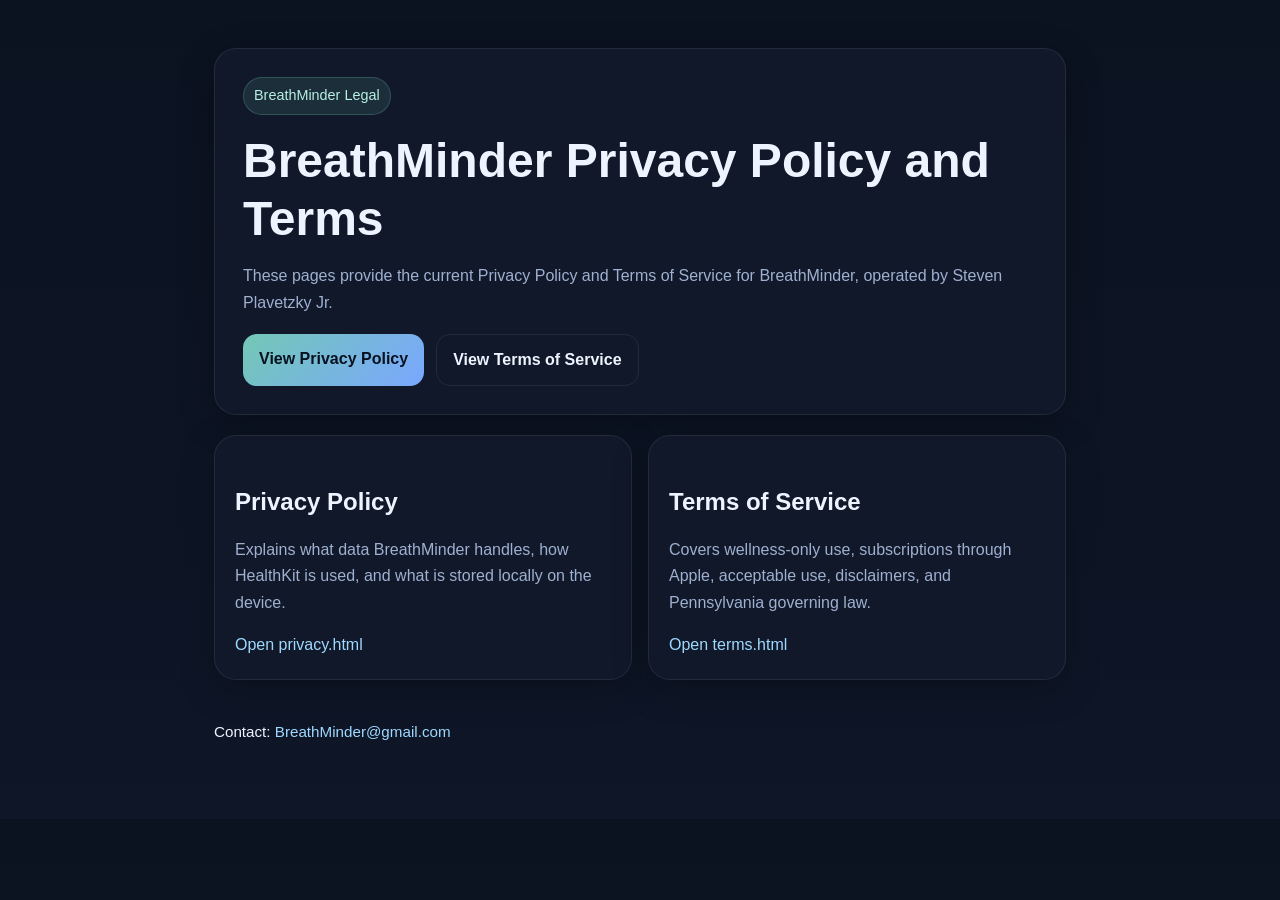
<file: index.html>
<!doctype html>
<html lang="en">
<head>
  <meta charset="utf-8">
  <meta name="viewport" content="width=device-width, initial-scale=1">
  <title>BreathMinder Legal</title>
  <meta name="description" content="BreathMinder Privacy Policy and Terms of Service.">
  <link rel="stylesheet" href="styles.css">
</head>
<body>
  <div class="container hero">
    <div class="hero-card">
      <div class="badge">BreathMinder Legal</div>
      <h1>BreathMinder Privacy Policy and Terms</h1>
      <p class="muted">These pages provide the current Privacy Policy and Terms of Service for BreathMinder, operated by Steven Plavetzky Jr.</p>
      <div class="btns">
        <a class="btn" href="privacy.html">View Privacy Policy</a>
        <a class="btn secondary" href="terms.html">View Terms of Service</a>
      </div>
    </div>

    <div class="grid">
      <div class="card">
        <h2>Privacy Policy</h2>
        <p class="muted">Explains what data BreathMinder handles, how HealthKit is used, and what is stored locally on the device.</p>
        <a href="privacy.html">Open privacy.html</a>
      </div>
      <div class="card">
        <h2>Terms of Service</h2>
        <p class="muted">Covers wellness-only use, subscriptions through Apple, acceptable use, disclaimers, and Pennsylvania governing law.</p>
        <a href="terms.html">Open terms.html</a>
      </div>
    </div>

    <div class="footer">
      <p>Contact: <a href="mailto:BreathMinder@gmail.com">BreathMinder@gmail.com</a></p>
    </div>
  </div>
</body>
</html>
</file>
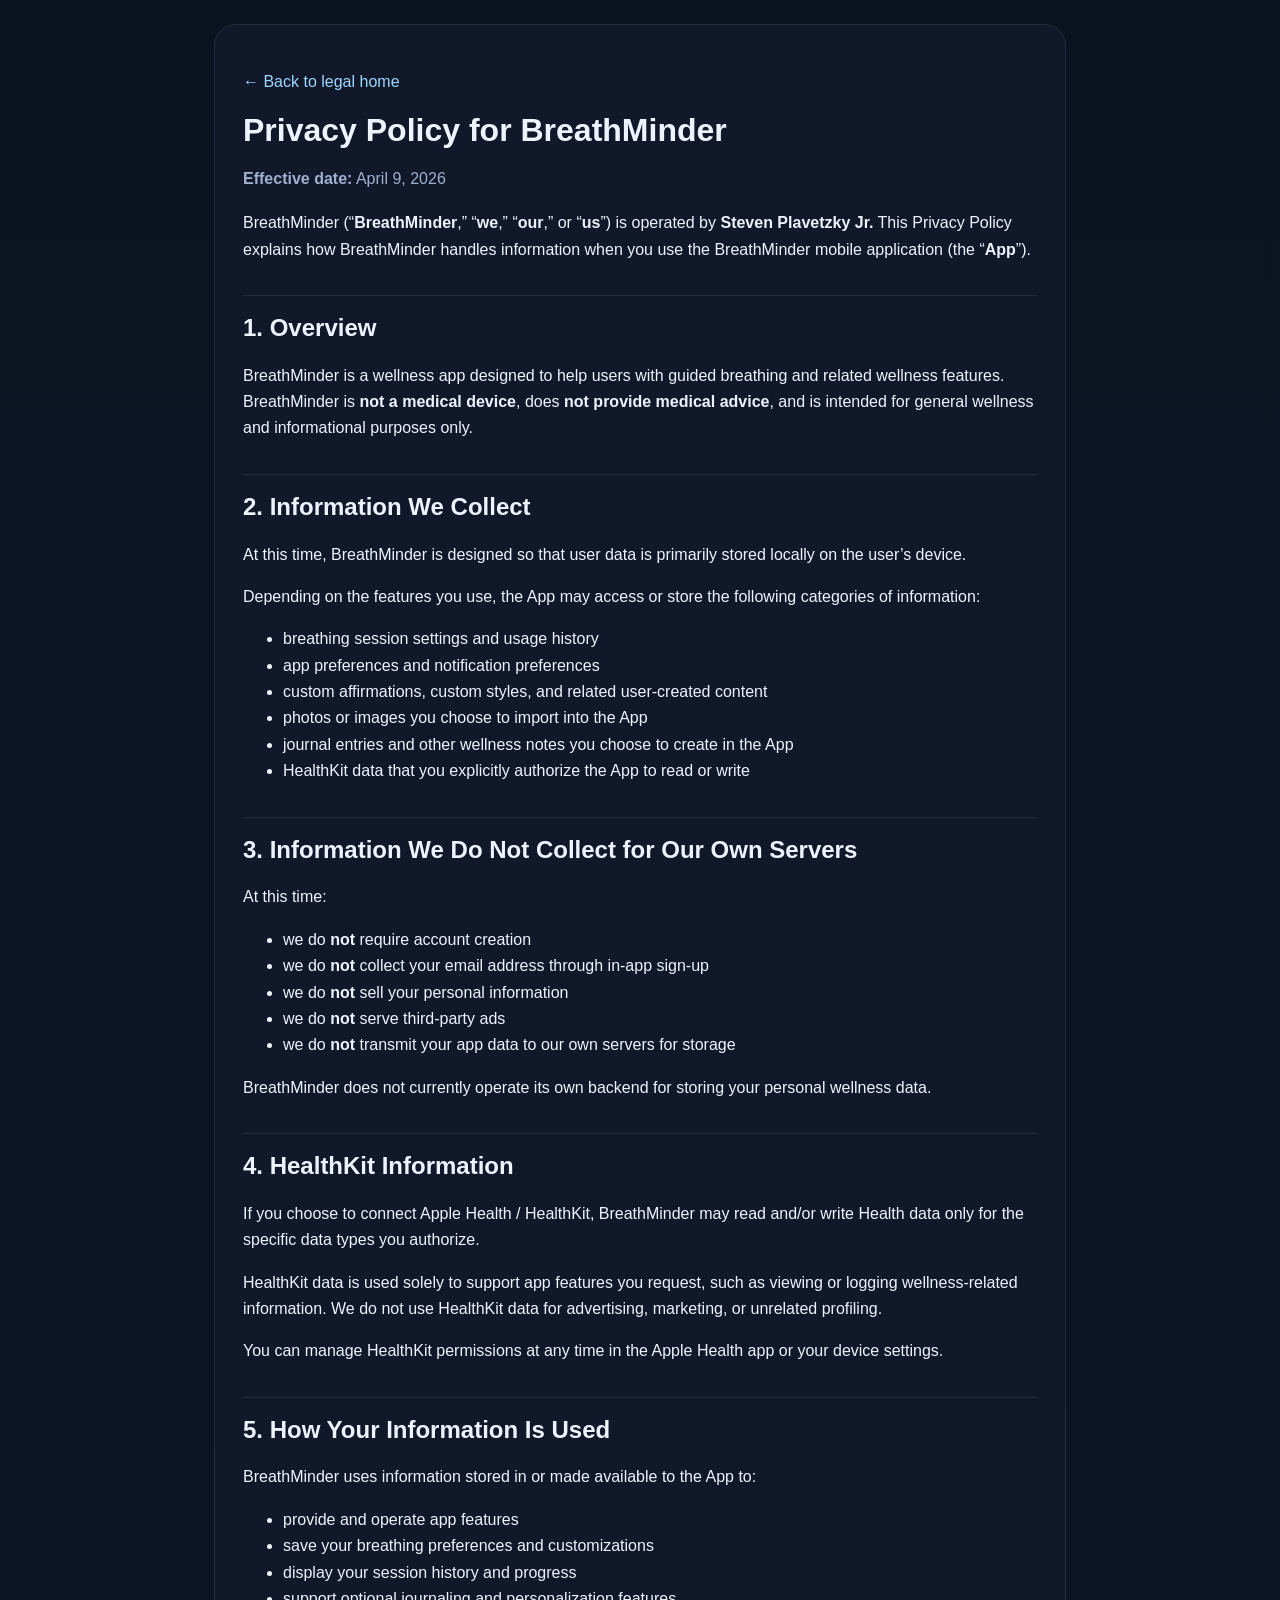
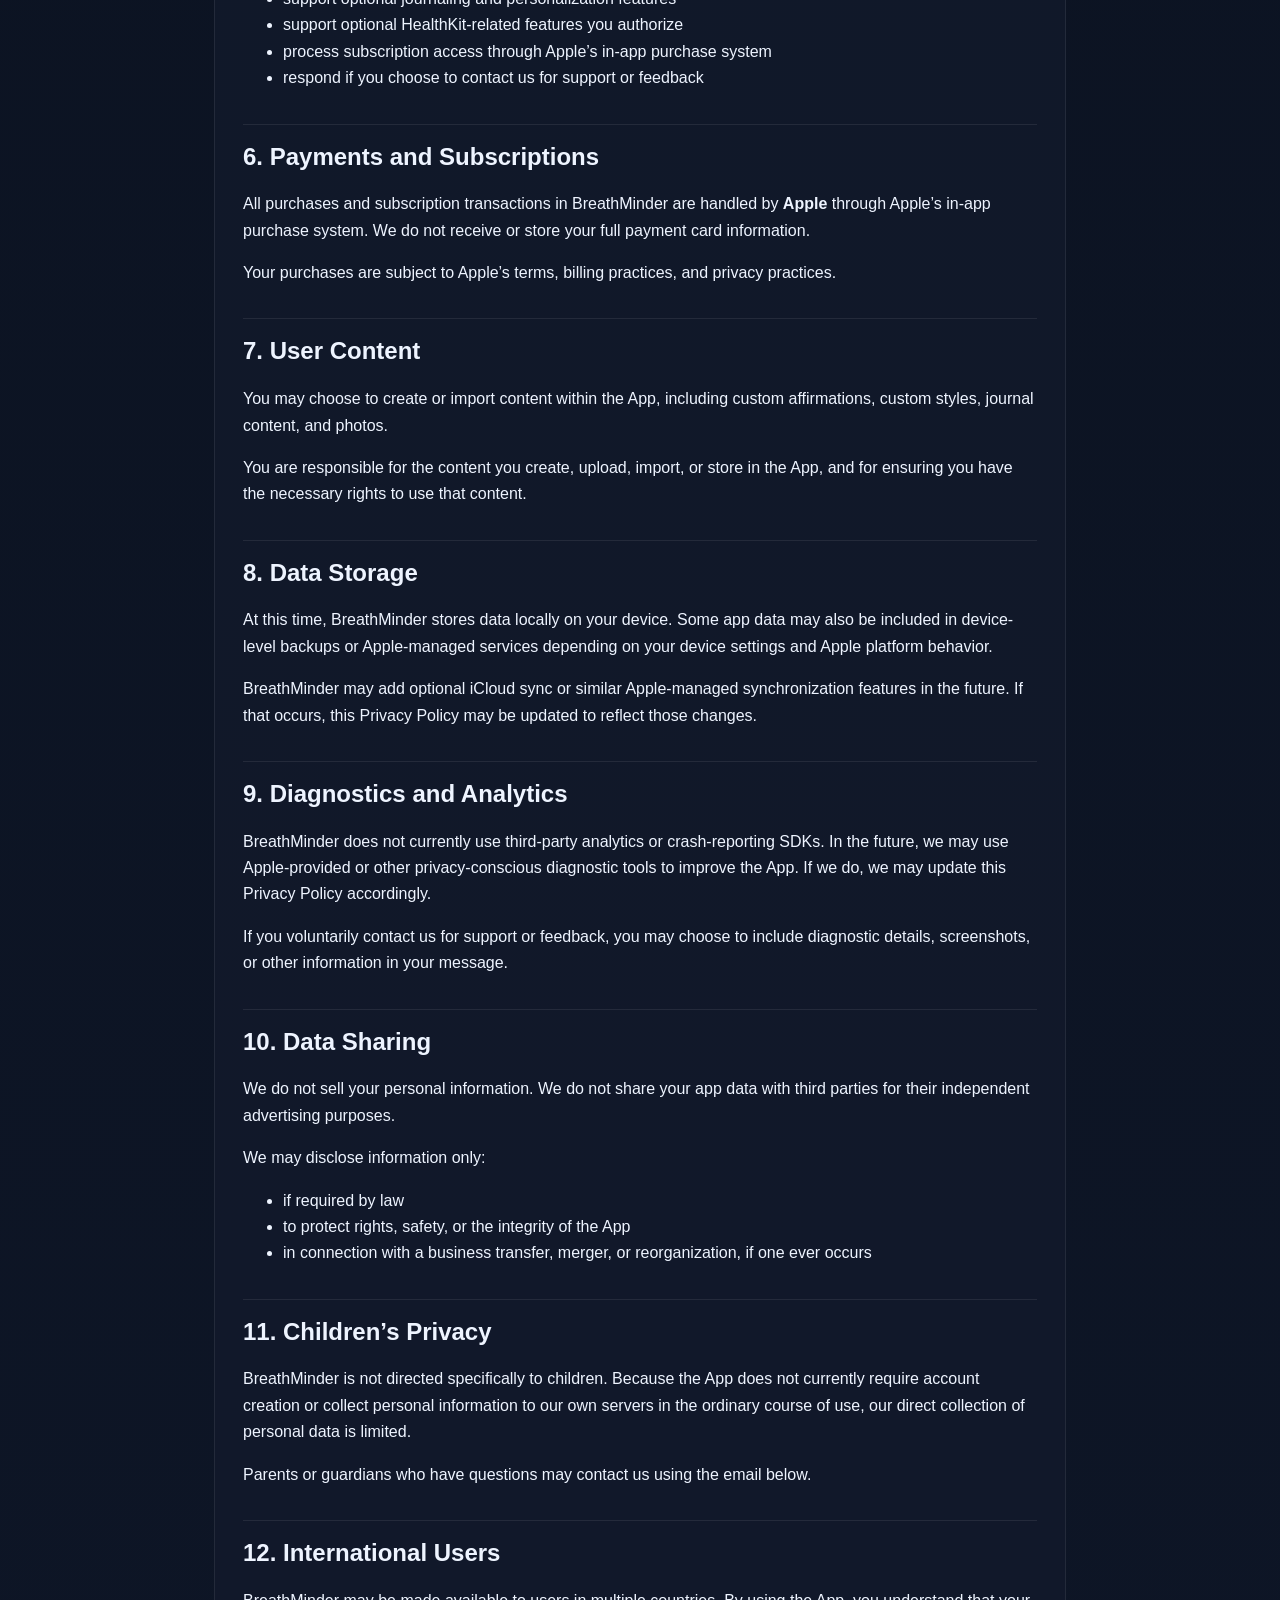
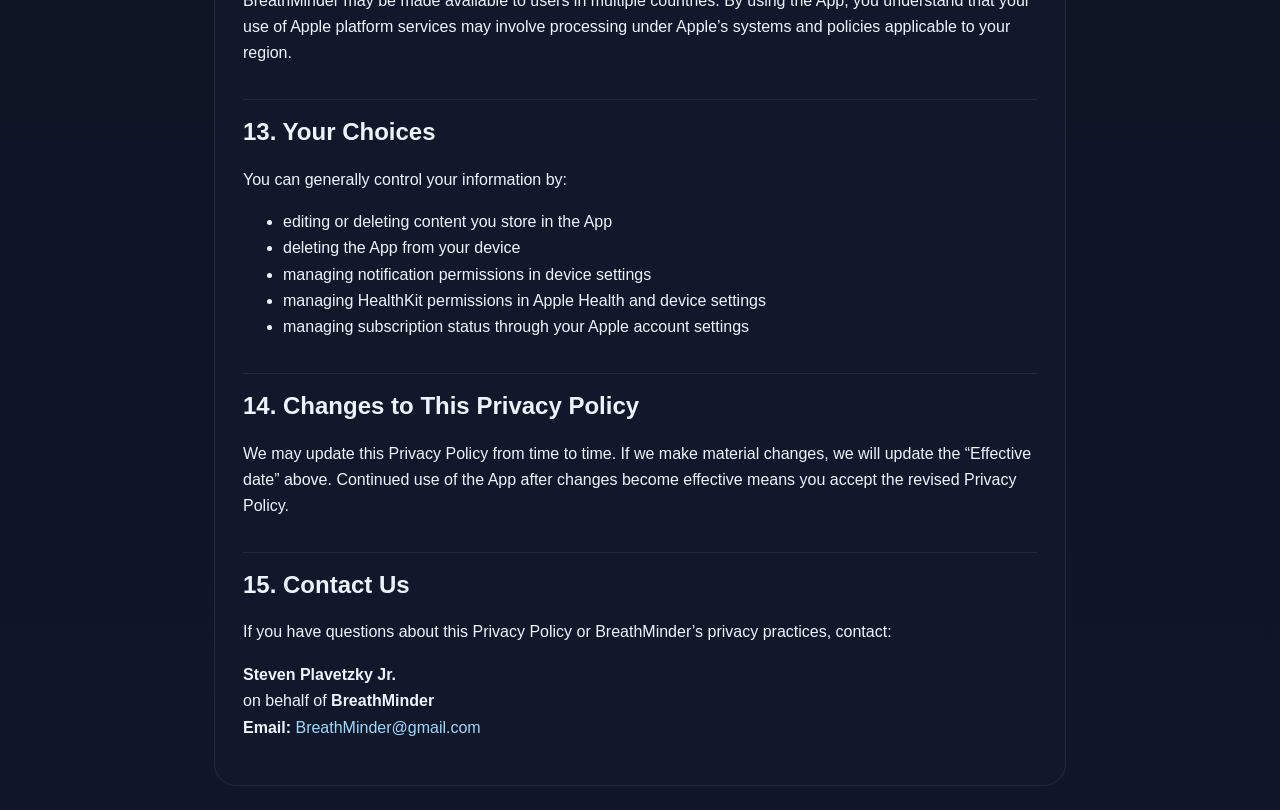
<file: privacy.html>
<!doctype html>
<html lang="en">
<head>
  <meta charset="utf-8">
  <meta name="viewport" content="width=device-width, initial-scale=1">
  <title>Privacy Policy | BreathMinder</title>
  <meta name="description" content="Privacy Policy for BreathMinder.">
  <link rel="stylesheet" href="styles.css">
</head>
<body>
  <main class="container">
    <article class="doc">
      <p><a href="index.html">← Back to legal home</a></p>
      <h1>Privacy Policy for BreathMinder</h1>
      <p class="meta"><strong>Effective date:</strong> April 9, 2026</p>

      <p>BreathMinder (“<strong>BreathMinder</strong>,” “<strong>we</strong>,” “<strong>our</strong>,” or “<strong>us</strong>”) is operated by <strong>Steven Plavetzky Jr.</strong> This Privacy Policy explains how BreathMinder handles information when you use the BreathMinder mobile application (the “<strong>App</strong>”).</p>

      <h2>1. Overview</h2>
      <p>BreathMinder is a wellness app designed to help users with guided breathing and related wellness features. BreathMinder is <strong>not a medical device</strong>, does <strong>not provide medical advice</strong>, and is intended for general wellness and informational purposes only.</p>

      <h2>2. Information We Collect</h2>
      <p>At this time, BreathMinder is designed so that user data is primarily stored locally on the user’s device.</p>
      <p>Depending on the features you use, the App may access or store the following categories of information:</p>
      <ul>
        <li>breathing session settings and usage history</li>
        <li>app preferences and notification preferences</li>
        <li>custom affirmations, custom styles, and related user-created content</li>
        <li>photos or images you choose to import into the App</li>
        <li>journal entries and other wellness notes you choose to create in the App</li>
        <li>HealthKit data that you explicitly authorize the App to read or write</li>
      </ul>

      <h2>3. Information We Do Not Collect for Our Own Servers</h2>
      <p>At this time:</p>
      <ul>
        <li>we do <strong>not</strong> require account creation</li>
        <li>we do <strong>not</strong> collect your email address through in-app sign-up</li>
        <li>we do <strong>not</strong> sell your personal information</li>
        <li>we do <strong>not</strong> serve third-party ads</li>
        <li>we do <strong>not</strong> transmit your app data to our own servers for storage</li>
      </ul>
      <p>BreathMinder does not currently operate its own backend for storing your personal wellness data.</p>

      <h2>4. HealthKit Information</h2>
      <p>If you choose to connect Apple Health / HealthKit, BreathMinder may read and/or write Health data only for the specific data types you authorize.</p>
      <p>HealthKit data is used solely to support app features you request, such as viewing or logging wellness-related information. We do not use HealthKit data for advertising, marketing, or unrelated profiling.</p>
      <p>You can manage HealthKit permissions at any time in the Apple Health app or your device settings.</p>

      <h2>5. How Your Information Is Used</h2>
      <p>BreathMinder uses information stored in or made available to the App to:</p>
      <ul>
        <li>provide and operate app features</li>
        <li>save your breathing preferences and customizations</li>
        <li>display your session history and progress</li>
        <li>support optional journaling and personalization features</li>
        <li>support optional HealthKit-related features you authorize</li>
        <li>process subscription access through Apple’s in-app purchase system</li>
        <li>respond if you choose to contact us for support or feedback</li>
      </ul>

      <h2>6. Payments and Subscriptions</h2>
      <p>All purchases and subscription transactions in BreathMinder are handled by <strong>Apple</strong> through Apple’s in-app purchase system. We do not receive or store your full payment card information.</p>
      <p>Your purchases are subject to Apple’s terms, billing practices, and privacy practices.</p>

      <h2>7. User Content</h2>
      <p>You may choose to create or import content within the App, including custom affirmations, custom styles, journal content, and photos.</p>
      <p>You are responsible for the content you create, upload, import, or store in the App, and for ensuring you have the necessary rights to use that content.</p>

      <h2>8. Data Storage</h2>
      <p>At this time, BreathMinder stores data locally on your device. Some app data may also be included in device-level backups or Apple-managed services depending on your device settings and Apple platform behavior.</p>
      <p>BreathMinder may add optional iCloud sync or similar Apple-managed synchronization features in the future. If that occurs, this Privacy Policy may be updated to reflect those changes.</p>

      <h2>9. Diagnostics and Analytics</h2>
      <p>BreathMinder does not currently use third-party analytics or crash-reporting SDKs. In the future, we may use Apple-provided or other privacy-conscious diagnostic tools to improve the App. If we do, we may update this Privacy Policy accordingly.</p>
      <p>If you voluntarily contact us for support or feedback, you may choose to include diagnostic details, screenshots, or other information in your message.</p>

      <h2>10. Data Sharing</h2>
      <p>We do not sell your personal information. We do not share your app data with third parties for their independent advertising purposes.</p>
      <p>We may disclose information only:</p>
      <ul>
        <li>if required by law</li>
        <li>to protect rights, safety, or the integrity of the App</li>
        <li>in connection with a business transfer, merger, or reorganization, if one ever occurs</li>
      </ul>

      <h2>11. Children’s Privacy</h2>
      <p>BreathMinder is not directed specifically to children. Because the App does not currently require account creation or collect personal information to our own servers in the ordinary course of use, our direct collection of personal data is limited.</p>
      <p>Parents or guardians who have questions may contact us using the email below.</p>

      <h2>12. International Users</h2>
      <p>BreathMinder may be made available to users in multiple countries. By using the App, you understand that your use of Apple platform services may involve processing under Apple’s systems and policies applicable to your region.</p>

      <h2>13. Your Choices</h2>
      <p>You can generally control your information by:</p>
      <ul>
        <li>editing or deleting content you store in the App</li>
        <li>deleting the App from your device</li>
        <li>managing notification permissions in device settings</li>
        <li>managing HealthKit permissions in Apple Health and device settings</li>
        <li>managing subscription status through your Apple account settings</li>
      </ul>

      <h2>14. Changes to This Privacy Policy</h2>
      <p>We may update this Privacy Policy from time to time. If we make material changes, we will update the “Effective date” above. Continued use of the App after changes become effective means you accept the revised Privacy Policy.</p>

      <h2>15. Contact Us</h2>
      <p>If you have questions about this Privacy Policy or BreathMinder’s privacy practices, contact:</p>
      <p><strong>Steven Plavetzky Jr.</strong><br>
      on behalf of <strong>BreathMinder</strong><br>
      <strong>Email:</strong> <a href="mailto:BreathMinder@gmail.com">BreathMinder@gmail.com</a></p>
    </article>
  </main>
</body>
</html>
</file>
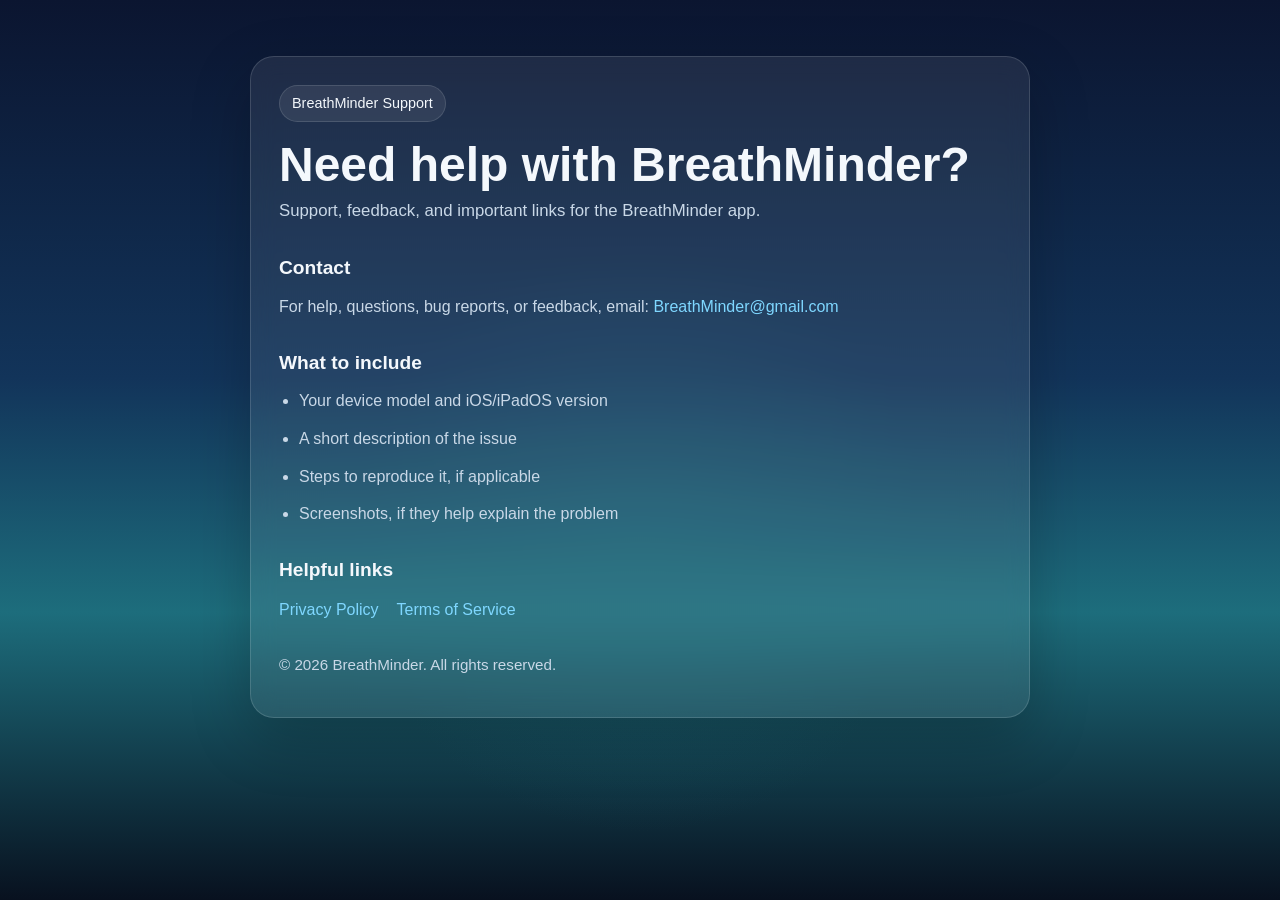
<file: support.html>
<!DOCTYPE html>
<html lang="en">
<head>
  <meta charset="UTF-8" />
  <meta name="viewport" content="width=device-width, initial-scale=1.0" />
  <title>BreathMinder Support</title>
  <style>
    :root {
      --bg1: #0B1530;
      --bg2: #12345A;
      --bg3: #1D6D7C;
      --bg4: #08111F;
      --card: rgba(255,255,255,0.08);
      --border: rgba(255,255,255,0.14);
      --text: #F4F8FC;
      --muted: #C9D8E7;
      --link: #7FD7FF;
    }

    * { box-sizing: border-box; }

    body {
      margin: 0;
      font-family: -apple-system, BlinkMacSystemFont, "Segoe UI", sans-serif;
      color: var(--text);
      background:
        radial-gradient(circle at 50% 60%, rgba(29,109,124,0.28), transparent 35%),
        linear-gradient(180deg, var(--bg1) 0%, var(--bg2) 42%, var(--bg3) 68%, var(--bg4) 100%);
      min-height: 100vh;
      line-height: 1.6;
    }

    .wrap {
      max-width: 820px;
      margin: 0 auto;
      padding: 56px 20px 72px;
    }

    .card {
      background: var(--card);
      border: 1px solid var(--border);
      border-radius: 24px;
      padding: 28px;
      backdrop-filter: blur(12px);
      -webkit-backdrop-filter: blur(12px);
      box-shadow: 0 20px 60px rgba(0,0,0,0.22);
    }

    h1 {
      margin: 0 0 8px;
      font-size: clamp(2rem, 4vw, 3rem);
      line-height: 1.05;
    }

    .sub {
      margin: 0 0 28px;
      color: var(--muted);
      font-size: 1.05rem;
    }

    h2 {
      margin: 28px 0 10px;
      font-size: 1.2rem;
    }

    p, li {
      color: var(--muted);
      margin: 0 0 12px;
    }

    a {
      color: var(--link);
      text-decoration: none;
    }

    a:hover {
      text-decoration: underline;
    }

    ul {
      padding-left: 20px;
      margin: 0 0 8px;
    }

    .links {
      display: flex;
      flex-wrap: wrap;
      gap: 14px 18px;
      margin-top: 12px;
    }

    .footer {
      margin-top: 30px;
      font-size: 0.95rem;
      color: var(--muted);
    }

    .pill {
      display: inline-block;
      padding: 6px 12px;
      border-radius: 999px;
      background: rgba(255,255,255,0.08);
      border: 1px solid rgba(255,255,255,0.12);
      font-size: 0.9rem;
      color: var(--text);
      margin-bottom: 18px;
    }
  </style>
</head>
<body>
  <main class="wrap">
    <section class="card">
      <div class="pill">BreathMinder Support</div>
      <h1>Need help with BreathMinder?</h1>
      <p class="sub">
        Support, feedback, and important links for the BreathMinder app.
      </p>

      <h2>Contact</h2>
      <p>
        For help, questions, bug reports, or feedback, email:
        <a href="mailto:BreathMinder@gmail.com">BreathMinder@gmail.com</a>
      </p>

      <h2>What to include</h2>
      <ul>
        <li>Your device model and iOS/iPadOS version</li>
        <li>A short description of the issue</li>
        <li>Steps to reproduce it, if applicable</li>
        <li>Screenshots, if they help explain the problem</li>
      </ul>

      <h2>Helpful links</h2>
      <div class="links">
        <a href="privacy.html">Privacy Policy</a>
        <a href="terms.html">Terms of Service</a>
      </div>

      <p class="footer">
        © 2026 BreathMinder. All rights reserved.
      </p>
    </section>
  </main>
</body>
</html>
</file>
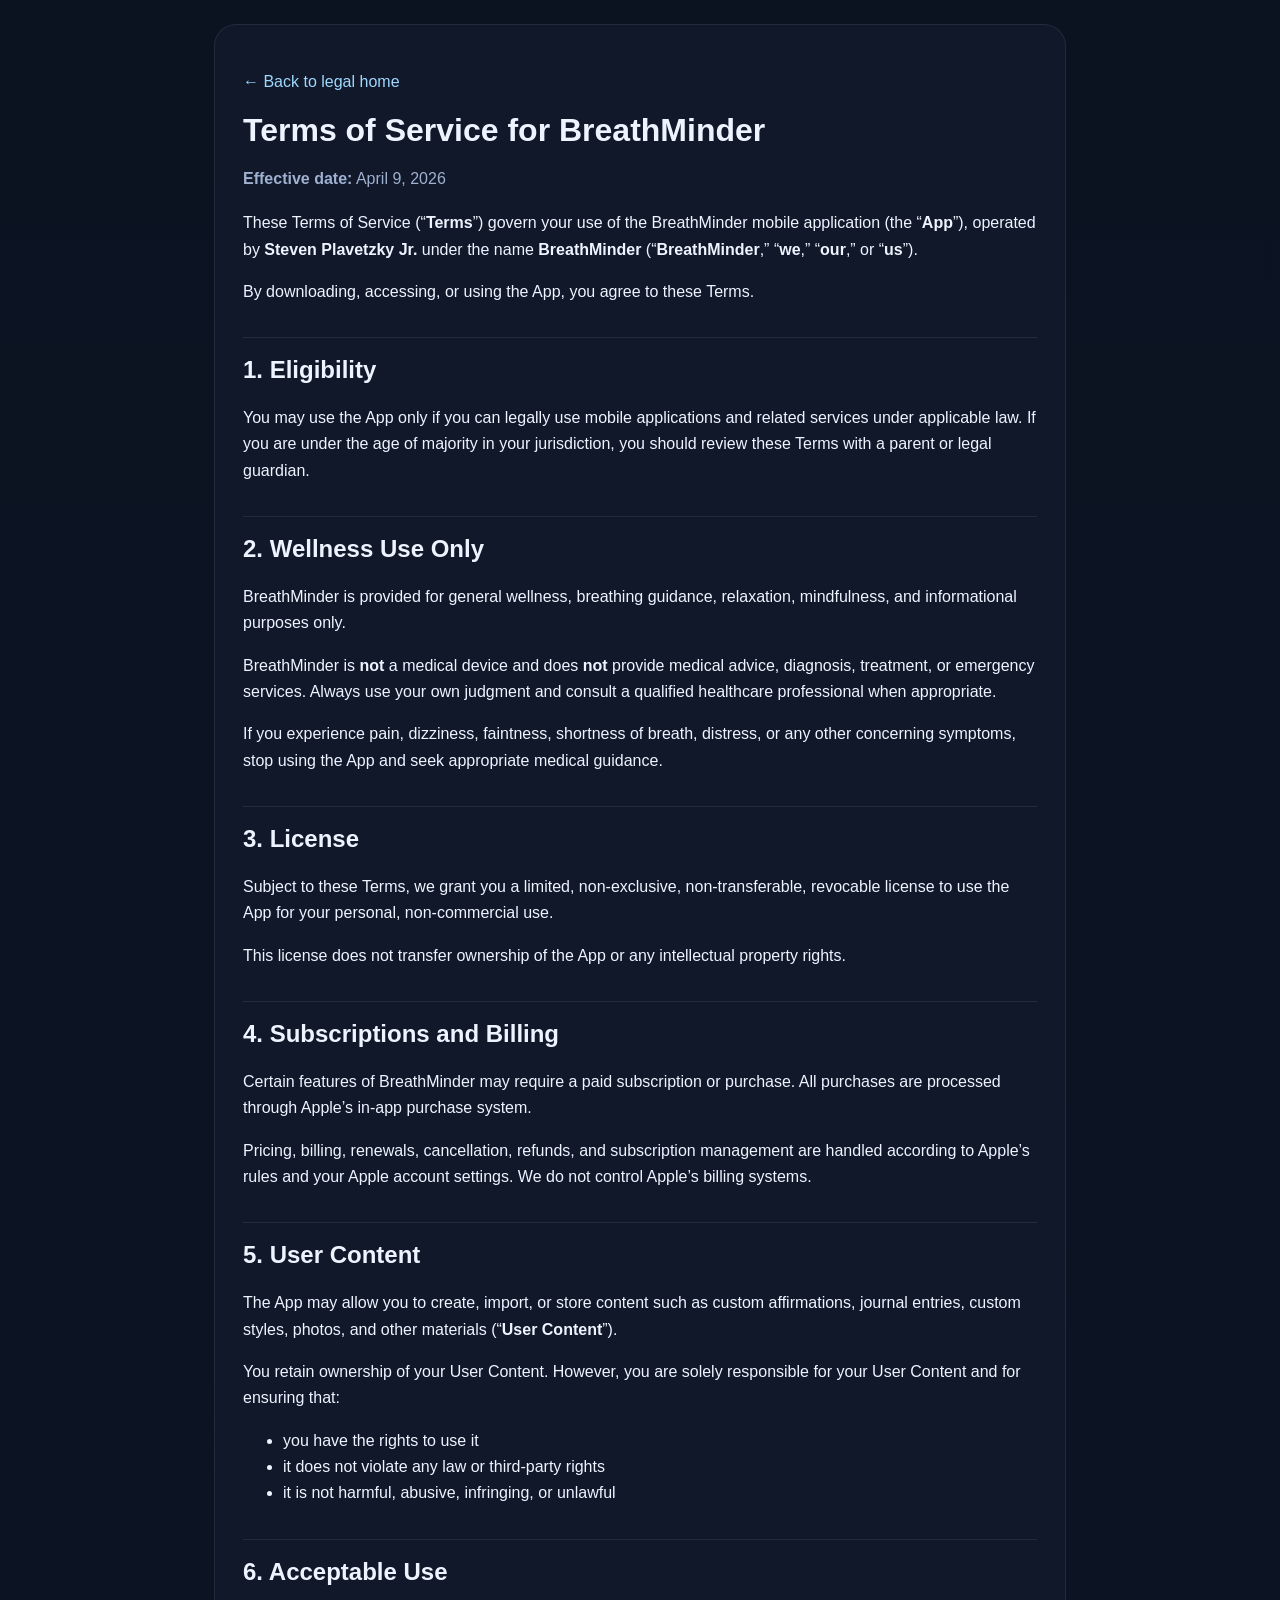
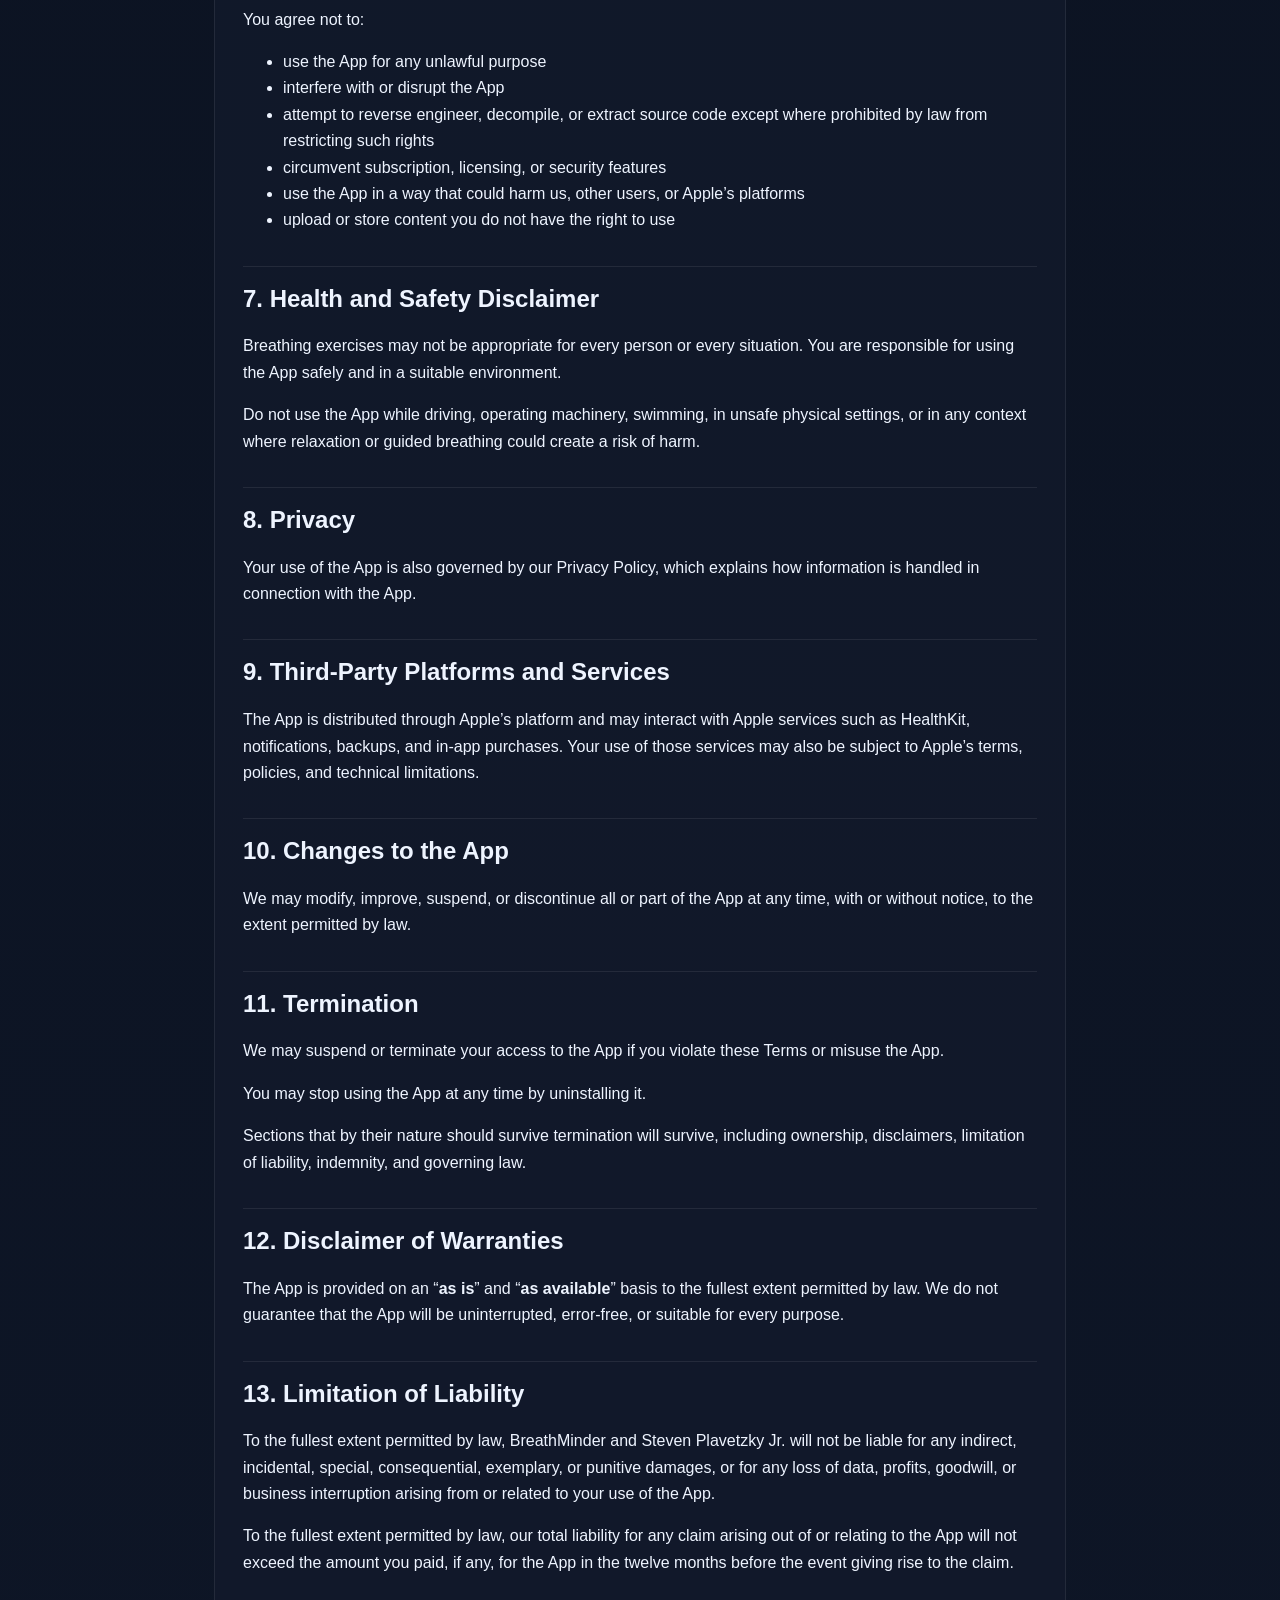
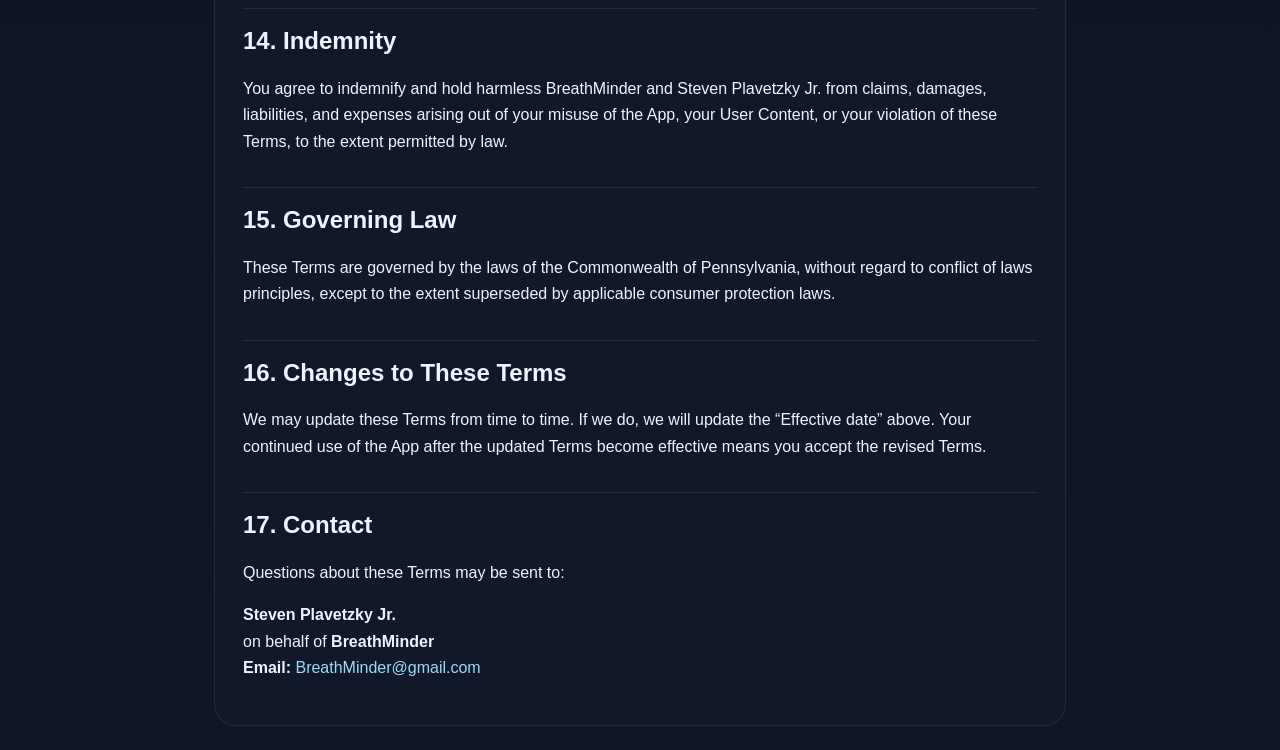
<file: terms.html>
<!doctype html>
<html lang="en">
<head>
  <meta charset="utf-8">
  <meta name="viewport" content="width=device-width, initial-scale=1">
  <title>Terms of Service | BreathMinder</title>
  <meta name="description" content="Terms of Service for BreathMinder.">
  <link rel="stylesheet" href="styles.css">
</head>
<body>
  <main class="container">
    <article class="doc">
      <p><a href="index.html">← Back to legal home</a></p>
      <h1>Terms of Service for BreathMinder</h1>
      <p class="meta"><strong>Effective date:</strong> April 9, 2026</p>

      <p>These Terms of Service (“<strong>Terms</strong>”) govern your use of the BreathMinder mobile application (the “<strong>App</strong>”), operated by <strong>Steven Plavetzky Jr.</strong> under the name <strong>BreathMinder</strong> (“<strong>BreathMinder</strong>,” “<strong>we</strong>,” “<strong>our</strong>,” or “<strong>us</strong>”).</p>

      <p>By downloading, accessing, or using the App, you agree to these Terms.</p>

      <h2>1. Eligibility</h2>
      <p>You may use the App only if you can legally use mobile applications and related services under applicable law. If you are under the age of majority in your jurisdiction, you should review these Terms with a parent or legal guardian.</p>

      <h2>2. Wellness Use Only</h2>
      <p>BreathMinder is provided for general wellness, breathing guidance, relaxation, mindfulness, and informational purposes only.</p>
      <p>BreathMinder is <strong>not</strong> a medical device and does <strong>not</strong> provide medical advice, diagnosis, treatment, or emergency services. Always use your own judgment and consult a qualified healthcare professional when appropriate.</p>
      <p>If you experience pain, dizziness, faintness, shortness of breath, distress, or any other concerning symptoms, stop using the App and seek appropriate medical guidance.</p>

      <h2>3. License</h2>
      <p>Subject to these Terms, we grant you a limited, non-exclusive, non-transferable, revocable license to use the App for your personal, non-commercial use.</p>
      <p>This license does not transfer ownership of the App or any intellectual property rights.</p>

      <h2>4. Subscriptions and Billing</h2>
      <p>Certain features of BreathMinder may require a paid subscription or purchase. All purchases are processed through Apple’s in-app purchase system.</p>
      <p>Pricing, billing, renewals, cancellation, refunds, and subscription management are handled according to Apple’s rules and your Apple account settings. We do not control Apple’s billing systems.</p>

      <h2>5. User Content</h2>
      <p>The App may allow you to create, import, or store content such as custom affirmations, journal entries, custom styles, photos, and other materials (“<strong>User Content</strong>”).</p>
      <p>You retain ownership of your User Content. However, you are solely responsible for your User Content and for ensuring that:</p>
      <ul>
        <li>you have the rights to use it</li>
        <li>it does not violate any law or third-party rights</li>
        <li>it is not harmful, abusive, infringing, or unlawful</li>
      </ul>

      <h2>6. Acceptable Use</h2>
      <p>You agree not to:</p>
      <ul>
        <li>use the App for any unlawful purpose</li>
        <li>interfere with or disrupt the App</li>
        <li>attempt to reverse engineer, decompile, or extract source code except where prohibited by law from restricting such rights</li>
        <li>circumvent subscription, licensing, or security features</li>
        <li>use the App in a way that could harm us, other users, or Apple’s platforms</li>
        <li>upload or store content you do not have the right to use</li>
      </ul>

      <h2>7. Health and Safety Disclaimer</h2>
      <p>Breathing exercises may not be appropriate for every person or every situation. You are responsible for using the App safely and in a suitable environment.</p>
      <p>Do not use the App while driving, operating machinery, swimming, in unsafe physical settings, or in any context where relaxation or guided breathing could create a risk of harm.</p>

      <h2>8. Privacy</h2>
      <p>Your use of the App is also governed by our Privacy Policy, which explains how information is handled in connection with the App.</p>

      <h2>9. Third-Party Platforms and Services</h2>
      <p>The App is distributed through Apple’s platform and may interact with Apple services such as HealthKit, notifications, backups, and in-app purchases. Your use of those services may also be subject to Apple’s terms, policies, and technical limitations.</p>

      <h2>10. Changes to the App</h2>
      <p>We may modify, improve, suspend, or discontinue all or part of the App at any time, with or without notice, to the extent permitted by law.</p>

      <h2>11. Termination</h2>
      <p>We may suspend or terminate your access to the App if you violate these Terms or misuse the App.</p>
      <p>You may stop using the App at any time by uninstalling it.</p>
      <p>Sections that by their nature should survive termination will survive, including ownership, disclaimers, limitation of liability, indemnity, and governing law.</p>

      <h2>12. Disclaimer of Warranties</h2>
      <p>The App is provided on an “<strong>as is</strong>” and “<strong>as available</strong>” basis to the fullest extent permitted by law. We do not guarantee that the App will be uninterrupted, error-free, or suitable for every purpose.</p>

      <h2>13. Limitation of Liability</h2>
      <p>To the fullest extent permitted by law, BreathMinder and Steven Plavetzky Jr. will not be liable for any indirect, incidental, special, consequential, exemplary, or punitive damages, or for any loss of data, profits, goodwill, or business interruption arising from or related to your use of the App.</p>
      <p>To the fullest extent permitted by law, our total liability for any claim arising out of or relating to the App will not exceed the amount you paid, if any, for the App in the twelve months before the event giving rise to the claim.</p>

      <h2>14. Indemnity</h2>
      <p>You agree to indemnify and hold harmless BreathMinder and Steven Plavetzky Jr. from claims, damages, liabilities, and expenses arising out of your misuse of the App, your User Content, or your violation of these Terms, to the extent permitted by law.</p>

      <h2>15. Governing Law</h2>
      <p>These Terms are governed by the laws of the Commonwealth of Pennsylvania, without regard to conflict of laws principles, except to the extent superseded by applicable consumer protection laws.</p>

      <h2>16. Changes to These Terms</h2>
      <p>We may update these Terms from time to time. If we do, we will update the “Effective date” above. Your continued use of the App after the updated Terms become effective means you accept the revised Terms.</p>

      <h2>17. Contact</h2>
      <p>Questions about these Terms may be sent to:</p>
      <p><strong>Steven Plavetzky Jr.</strong><br>
      on behalf of <strong>BreathMinder</strong><br>
      <strong>Email:</strong> <a href="mailto:BreathMinder@gmail.com">BreathMinder@gmail.com</a></p>
    </article>
  </main>
</body>
</html>
</file>
<file: styles.css>
:root{
  --bg:#0b1220;
  --card:#121a2b;
  --muted:#9fb0d0;
  --text:#eef4ff;
  --accent:#73c8b5;
  --accent2:#7aa7ff;
  --border:rgba(255,255,255,.08);
  --max:900px;
}
*{box-sizing:border-box}
html{scroll-behavior:smooth}
body{
  margin:0;
  font-family:-apple-system,BlinkMacSystemFont,"Segoe UI",Roboto,Helvetica,Arial,sans-serif;
  line-height:1.65;
  background:linear-gradient(180deg,#0b1220 0%,#0e1627 100%);
  color:var(--text);
}
a{color:#9fd8ff;text-decoration:none}
a:hover{text-decoration:underline}
.container{max-width:var(--max);margin:0 auto;padding:24px}
.hero{
  padding:48px 24px 20px;
}
.hero-card,.card{
  background:rgba(18,26,43,.88);
  border:1px solid var(--border);
  border-radius:22px;
  box-shadow:0 10px 35px rgba(0,0,0,.25);
}
.hero-card{padding:28px}
.badge{
  display:inline-block;
  padding:6px 10px;
  border-radius:999px;
  background:rgba(115,200,181,.12);
  color:#b8f0e3;
  border:1px solid rgba(115,200,181,.25);
  font-size:.9rem;
  margin-bottom:14px;
}
h1,h2,h3{line-height:1.2}
h1{font-size:clamp(2rem,5vw,3rem);margin:.2rem 0 1rem}
h2{font-size:1.5rem;margin-top:2rem}
p,li{color:var(--text)}
.muted{color:var(--muted)}
.grid{
  display:grid;
  grid-template-columns:repeat(auto-fit,minmax(240px,1fr));
  gap:16px;
  margin-top:20px;
}
.card{padding:20px}
.btns{display:flex;gap:12px;flex-wrap:wrap;margin-top:18px}
.btn{
  display:inline-block;
  padding:12px 16px;
  border-radius:14px;
  background:linear-gradient(135deg,var(--accent),var(--accent2));
  color:#07111f;
  font-weight:700;
}
.btn.secondary{
  background:transparent;
  color:var(--text);
  border:1px solid var(--border);
}
main .doc{
  background:rgba(18,26,43,.92);
  border:1px solid var(--border);
  border-radius:22px;
  padding:28px;
}
.doc h1{font-size:2rem}
.doc h2{border-top:1px solid var(--border); padding-top:18px}
.meta{
  color:var(--muted);
  margin-bottom:18px;
}
.footer{
  color:var(--muted);
  font-size:.95rem;
  padding:24px 0 40px;
}
code.inline{
  background:rgba(255,255,255,.08);
  padding:2px 6px;
  border-radius:8px;
}
ol.steps li{margin:10px 0}
hr{border:none;border-top:1px solid var(--border);margin:20px 0}
</file>
